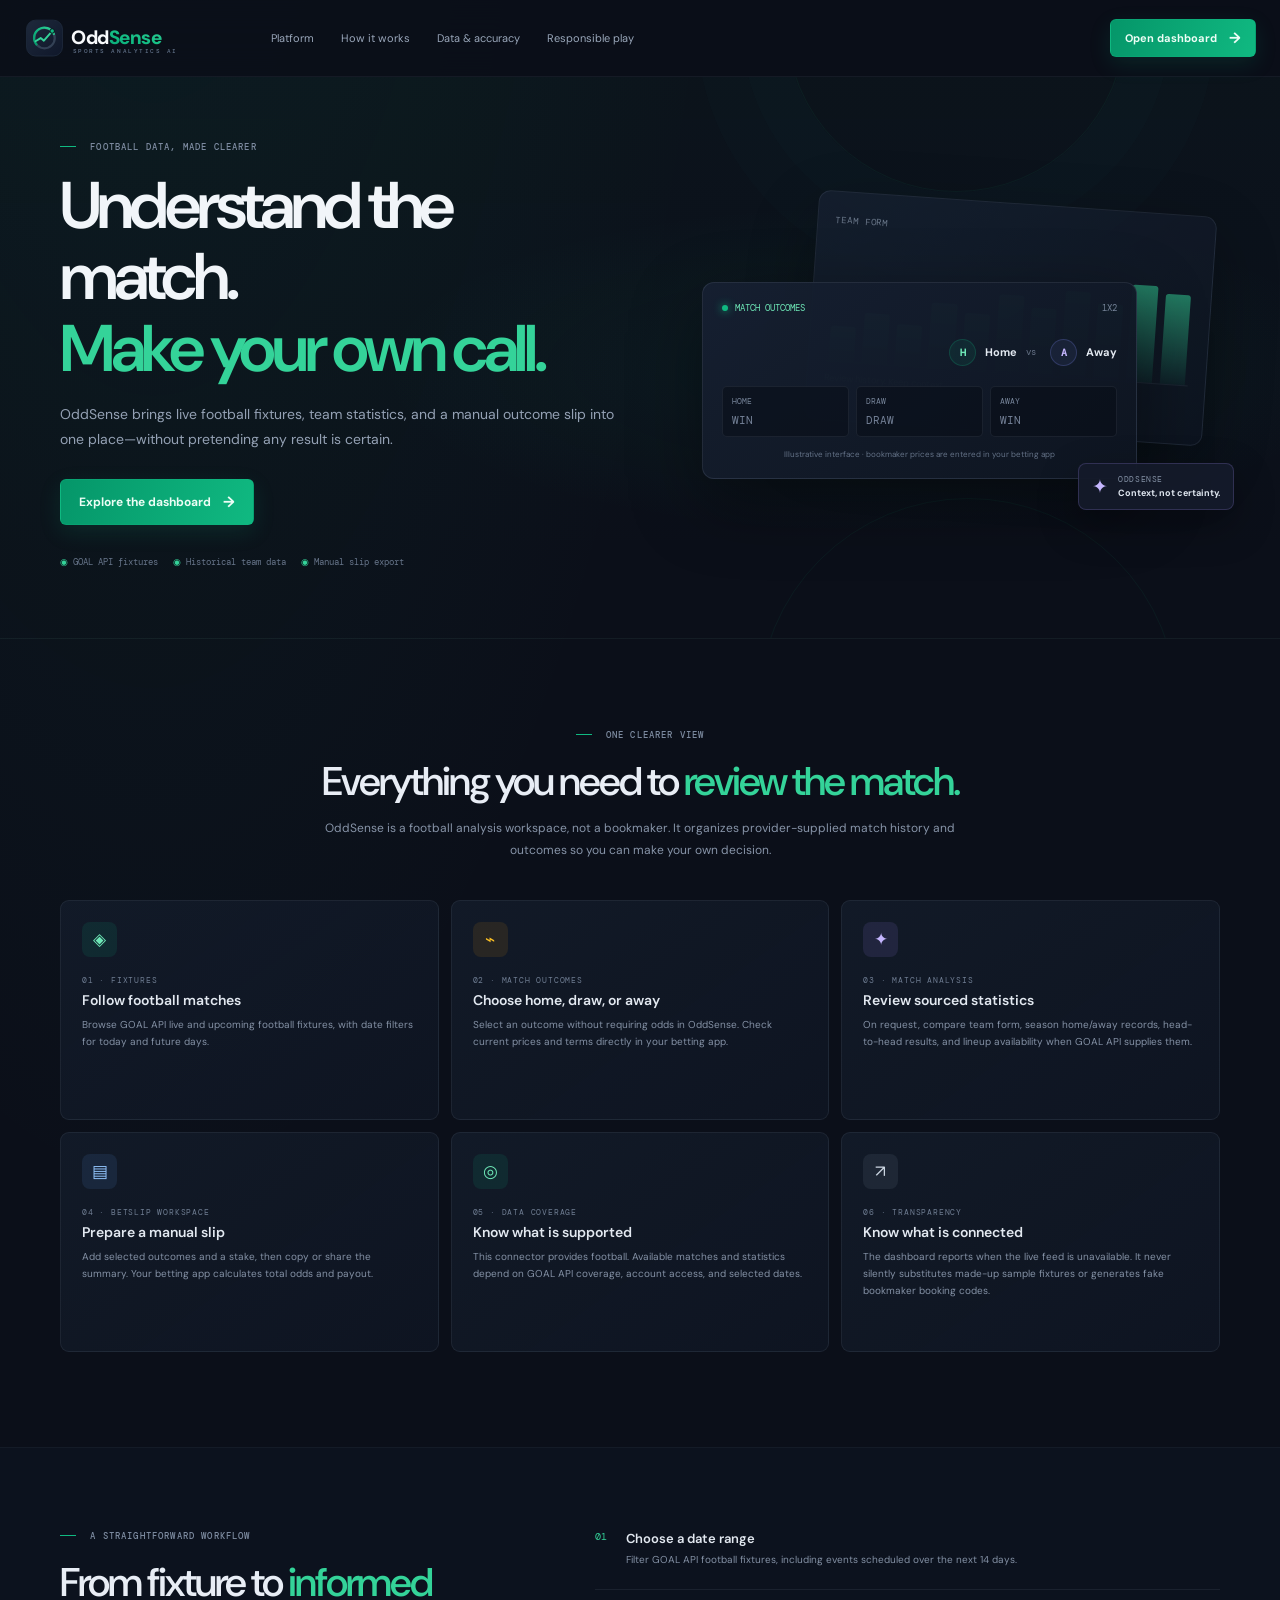
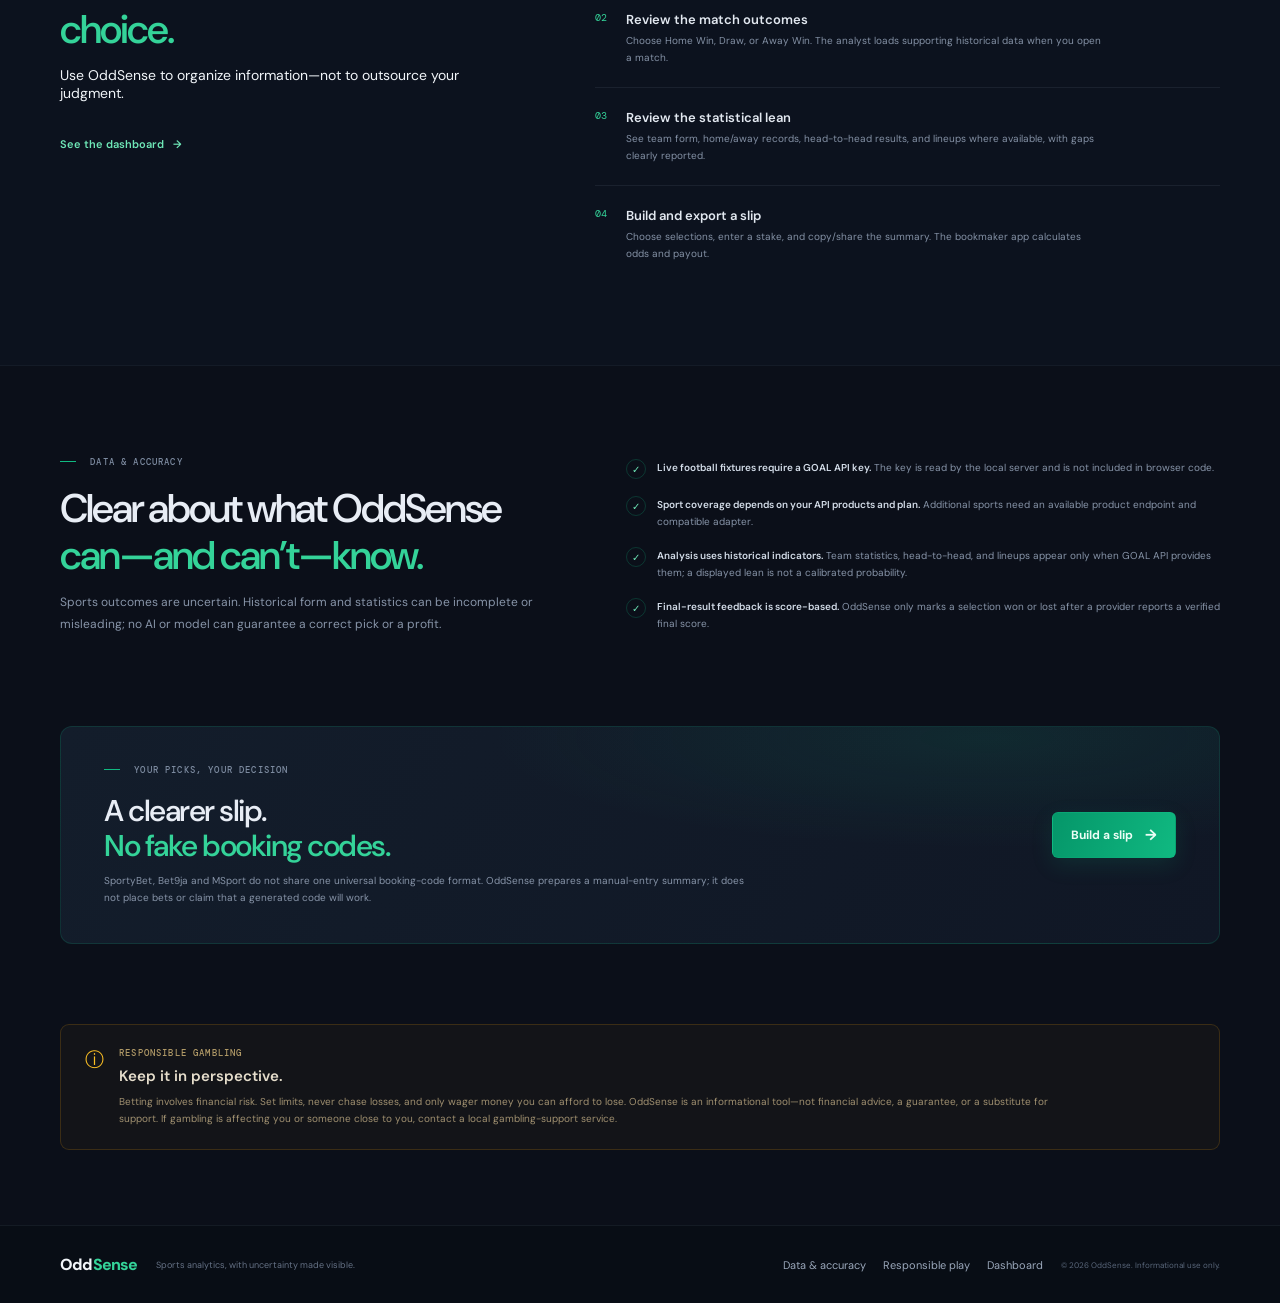
<file: index.html>
<!doctype html>
<html lang="en">
<head>
  <meta charset="utf-8">
  <meta name="viewport" content="width=device-width, initial-scale=1">
  <meta name="theme-color" content="#0b0f19">
  <meta name="description" content="OddSense football fixtures, historical match analysis, outcome selections, and manual betting slips.">
  <title>OddSense | Understand the match</title>
  <link rel="preconnect" href="https://fonts.googleapis.com">
  <link rel="preconnect" href="https://fonts.gstatic.com" crossorigin>
  <link href="https://fonts.googleapis.com/css2?family=DM+Mono:wght@400;500&family=DM+Sans:wght@400;500;600;700;800&display=swap" rel="stylesheet">
  <link rel="stylesheet" href="styles.css">
  <link rel="stylesheet" href="landing.css">
</head>
<body class="landing-page">
  <div class="local-run-notice" id="localRunNotice" role="status" hidden>
    <strong>For the dashboard and live fixtures, run OddSense through its local server.</strong>
    <span>From the project folder run <code>node .\server.js</code>, then open <a href="http://localhost:4173">http://localhost:4173</a>.</span>
  </div>
  <header class="landing-header">
    <div class="landing-nav-wrap">
      <a class="landing-brand" href="index.html" aria-label="OddSense home">
        <svg class="brand-logo" viewBox="0 0 320 72" fill="none" role="img" aria-label="OddSense Sports Analytics AI">
          <defs>
            <linearGradient id="landingEmerald" x1="0%" y1="100%" x2="100%" y2="0%"><stop offset="0%" stop-color="#059669"/><stop offset="50%" stop-color="#10B981"/><stop offset="100%" stop-color="#34D399"/></linearGradient>
            <linearGradient id="landingSlate" x1="0%" y1="0%" x2="100%" y2="100%"><stop offset="0%" stop-color="#1E293B"/><stop offset="100%" stop-color="#0F172A"/></linearGradient>
          </defs>
          <rect x="4" y="8" width="56" height="56" rx="14" fill="url(#landingSlate)" stroke="#1E293B" stroke-width="1.5"/>
          <circle cx="32" cy="36" r="16" stroke="#334155" stroke-width="3.5"/>
          <path d="M19.5 46A16 16 0 1 1 46.5 29.5" stroke="url(#landingEmerald)" stroke-width="3.5" stroke-linecap="round"/>
          <path d="m18 41 8-5 5 4 13-15" stroke="#34D399" stroke-width="3" stroke-linecap="round" stroke-linejoin="round"/>
          <circle cx="44" cy="25" r="3.5" fill="#10B981" stroke="#0B0F19" stroke-width="1.5"/>
          <text x="74" y="45" font-family="'DM Sans',sans-serif" font-size="30" font-weight="800" letter-spacing="-.8"><tspan fill="#F8FAFC">Odd</tspan><tspan fill="url(#landingEmerald)">Sense</tspan></text>
          <text x="76" y="60" font-family="'DM Mono',monospace" font-size="9.5" font-weight="500" letter-spacing="2.4" fill="#64748B">SPORTS ANALYTICS AI</text>
        </svg>
      </a>
      <nav class="landing-nav" aria-label="Main navigation">
        <a href="#features">Platform</a>
        <a href="#how-it-works">How it works</a>
        <a href="#data">Data & accuracy</a>
        <a href="#responsible">Responsible play</a>
      </nav>
      <div class="landing-actions">
        <a class="landing-cta" href="dashboard.html">Open dashboard <span>→</span></a>
      </div>
      <button class="landing-menu-button" id="landingMenuButton" type="button" aria-label="Open navigation" aria-expanded="false">☰</button>
    </div>
  </header>

  <main>
    <section class="landing-hero">
      <div class="hero-orb hero-orb-one"></div><div class="hero-orb hero-orb-two"></div>
      <div class="landing-container hero-layout">
        <div class="hero-copy-block">
          <p class="landing-eyebrow"><span></span> FOOTBALL DATA, MADE CLEARER</p>
          <h1>Understand the match.<br><em>Make your own call.</em></h1>
          <p class="hero-description">OddSense brings live football fixtures, team statistics, and a manual outcome slip into one place—without pretending any result is certain.</p>
          <div class="hero-buttons">
            <a class="landing-cta large" href="dashboard.html">Explore the dashboard <span>→</span></a>
          </div>
          <div class="hero-trust"><span>◉ GOAL API fixtures</span><span>◉ Historical team data</span><span>◉ Manual slip export</span></div>
        </div>
        <div class="hero-visual" aria-label="Illustration of a match analysis">
          <div class="visual-card visual-card-back"><span>TEAM FORM</span><div class="visual-chart"><i></i><i></i><i></i><i></i><i></i><i></i><i></i><i></i><i></i><i></i><i></i></div><small>Review history. Keep context.</small></div>
          <div class="visual-card visual-card-front">
            <div class="visual-card-head"><span class="visual-live"><i></i> MATCH OUTCOMES</span><span>1X2</span></div>
            <div class="visual-fixture"><span class="visual-team-icon">H</span><strong>Home</strong><span>vs</span><span class="visual-team-icon alt">A</span><strong>Away</strong></div>
            <div class="visual-odds"><div><small>HOME</small><strong>WIN</strong></div><div><small>DRAW</small><strong>DRAW</strong></div><div><small>AWAY</small><strong>WIN</strong></div></div>
            <div class="visual-disclaimer">Illustrative interface · bookmaker prices are entered in your betting app</div>
          </div>
          <div class="visual-floating"><span>✦</span><div><small>ODDSENSE</small><strong>Context, not certainty.</strong></div></div>
        </div>
      </div>
    </section>

    <section class="landing-intro" id="features">
      <div class="landing-container">
        <div class="landing-section-heading">
          <p class="landing-eyebrow"><span></span> ONE CLEARER VIEW</p>
          <h2>Everything you need to <em>review the match.</em></h2>
          <p>OddSense is a football analysis workspace, not a bookmaker. It organizes provider-supplied match history and outcomes so you can make your own decision.</p>
        </div>
        <div class="feature-grid">
          <article class="feature-card"><span class="feature-icon green">◈</span><p class="feature-index">01 · FIXTURES</p><h3>Follow football matches</h3><p>Browse GOAL API live and upcoming football fixtures, with date filters for today and future days.</p></article>
          <article class="feature-card"><span class="feature-icon amber">⌁</span><p class="feature-index">02 · MATCH OUTCOMES</p><h3>Choose home, draw, or away</h3><p>Select an outcome without requiring odds in OddSense. Check current prices and terms directly in your betting app.</p></article>
          <article class="feature-card"><span class="feature-icon purple">✦</span><p class="feature-index">03 · MATCH ANALYSIS</p><h3>Review sourced statistics</h3><p>On request, compare team form, season home/away records, head-to-head results, and lineup availability when GOAL API supplies them.</p></article>
          <article class="feature-card"><span class="feature-icon blue">▤</span><p class="feature-index">04 · BETSLIP WORKSPACE</p><h3>Prepare a manual slip</h3><p>Add selected outcomes and a stake, then copy or share the summary. Your betting app calculates total odds and payout.</p></article>
          <article class="feature-card"><span class="feature-icon teal">◎</span><p class="feature-index">05 · DATA COVERAGE</p><h3>Know what is supported</h3><p>This connector provides football. Available matches and statistics depend on GOAL API coverage, account access, and selected dates.</p></article>
          <article class="feature-card"><span class="feature-icon slate">↗</span><p class="feature-index">06 · TRANSPARENCY</p><h3>Know what is connected</h3><p>The dashboard reports when the live feed is unavailable. It never silently substitutes made-up sample fixtures or generates fake bookmaker booking codes.</p></article>
        </div>
      </div>
    </section>

    <section class="how-section" id="how-it-works">
      <div class="landing-container how-layout">
        <div class="landing-section-heading left">
          <p class="landing-eyebrow"><span></span> A STRAIGHTFORWARD WORKFLOW</p>
          <h2>From fixture to <em>informed choice.</em></h2>
          <p>Use OddSense to organize information—not to outsource your judgment.</p>
          <a class="landing-text-link" href="dashboard.html">See the dashboard <span>→</span></a>
        </div>
        <ol class="steps-list">
          <li><span>01</span><div><h3>Choose a date range</h3><p>Filter GOAL API football fixtures, including events scheduled over the next 14 days.</p></div></li>
          <li><span>02</span><div><h3>Review the match outcomes</h3><p>Choose Home Win, Draw, or Away Win. The analyst loads supporting historical data when you open a match.</p></div></li>
          <li><span>03</span><div><h3>Review the statistical lean</h3><p>See team form, home/away records, head-to-head results, and lineups where available, with gaps clearly reported.</p></div></li>
          <li><span>04</span><div><h3>Build and export a slip</h3><p>Choose selections, enter a stake, and copy/share the summary. The bookmaker app calculates odds and payout.</p></div></li>
        </ol>
      </div>
    </section>

    <section class="data-section" id="data">
      <div class="landing-container data-layout">
        <div>
          <p class="landing-eyebrow"><span></span> DATA & ACCURACY</p>
          <h2>Clear about what OddSense <em>can—and can’t—know.</em></h2>
          <p>Sports outcomes are uncertain. Historical form and statistics can be incomplete or misleading; no AI or model can guarantee a correct pick or a profit.</p>
        </div>
        <div class="data-points">
          <div><span>✓</span><p><strong>Live football fixtures require a GOAL API key.</strong> The key is read by the local server and is not included in browser code.</p></div>
          <div><span>✓</span><p><strong>Sport coverage depends on your API products and plan.</strong> Additional sports need an available product endpoint and compatible adapter.</p></div>
          <div><span>✓</span><p><strong>Analysis uses historical indicators.</strong> Team statistics, head-to-head, and lineups appear only when GOAL API provides them; a displayed lean is not a calibrated probability.</p></div>
          <div><span>✓</span><p><strong>Final-result feedback is score-based.</strong> OddSense only marks a selection won or lost after a provider reports a verified final score.</p></div>
        </div>
      </div>
    </section>

    <section class="slip-section">
      <div class="landing-container slip-banner">
        <div><p class="landing-eyebrow"><span></span> YOUR PICKS, YOUR DECISION</p><h2>A clearer slip.<br><em>No fake booking codes.</em></h2><p>SportyBet, Bet9ja and MSport do not share one universal booking-code format. OddSense prepares a manual-entry summary; it does not place bets or claim that a generated code will work.</p></div>
        <a class="landing-cta large" href="dashboard.html">Build a slip <span>→</span></a>
      </div>
    </section>

    <section class="responsible-section" id="responsible">
      <div class="landing-container responsible-card">
        <span class="responsible-mark">ⓘ</span>
        <div><p class="landing-eyebrow">RESPONSIBLE GAMBLING</p><h2>Keep it in perspective.</h2><p>Betting involves financial risk. Set limits, never chase losses, and only wager money you can afford to lose. OddSense is an informational tool—not financial advice, a guarantee, or a substitute for support. If gambling is affecting you or someone close to you, contact a local gambling-support service.</p></div>
      </div>
    </section>
  </main>

  <footer class="landing-footer">
    <div class="landing-container footer-inner"><a class="footer-wordmark" href="index.html">Odd<span>Sense</span></a><p>Sports analytics, with uncertainty made visible.</p><div><a href="#data">Data & accuracy</a><a href="#responsible">Responsible play</a><a href="dashboard.html">Dashboard</a></div><small>© 2026 OddSense. Informational use only.</small></div>
  </footer>

  <script src="landing.js" defer></script>
</body>
</html>
</file>
<file: styles.css>
:root {
  color-scheme: dark;
  --bg: #0b0f19;
  --surface: #111827;
  --surface-raised: #131a2a;
  --surface-soft: #171f30;
  --line: #222c3d;
  --line-soft: rgba(148, 163, 184, .12);
  --text: #f1f5f9;
  --muted: #8b97aa;
  --dim: #657185;
  --green: #10b981;
  --green-light: #34d399;
  --amber: #f59e0b;
  --red: #fb7185;
  --font: "DM Sans", Inter, -apple-system, BlinkMacSystemFont, "Segoe UI", sans-serif;
  --mono: "DM Mono", Consolas, monospace;
}

* { box-sizing: border-box; }
html { min-width: 320px; background: var(--bg); scroll-behavior: smooth; }
body { margin: 0; color: var(--text); background: radial-gradient(ellipse at 12% -25%, rgba(16, 185, 129, .08), transparent 38%), var(--bg); font-family: var(--font); font-size: 14px; -webkit-font-smoothing: antialiased; }
button, input { font: inherit; }
button { color: inherit; }
button:focus-visible, a:focus-visible, input:focus-visible { outline: 2px solid var(--green-light); outline-offset: 3px; }
.topbar { height: 75px; border-bottom: 1px solid rgba(148, 163, 184, .09); background: rgba(11, 15, 25, .92); position: sticky; z-index: 20; top: 0; backdrop-filter: blur(18px); }
.topbar-inner { height: 100%; max-width: 1430px; padding: 0 34px; margin: auto; display: flex; align-items: center; gap: 48px; }
.brand { flex: 0 0 226px; line-height: 0; }
.brand-logo { width: 205px; height: auto; display: block; }
.sports-nav { height: 100%; display: flex; align-items: center; gap: 7px; }
.sport-tab { height: 38px; border: 0; border-radius: 7px; padding: 0 14px; color: #8b97aa; background: transparent; font-size: 12px; font-weight: 600; cursor: pointer; transition: .2s ease; white-space: nowrap; }
.sport-tab:hover { color: var(--text); background: rgba(148, 163, 184, .07); }
.sport-tab.active { color: #dffcf1; background: rgba(16, 185, 129, .12); box-shadow: inset 0 0 0 1px rgba(16, 185, 129, .14); }
.tab-icon { margin-right: 6px; font-size: 13px; }
.topbar-actions { margin-left: auto; display: flex; align-items: center; gap: 20px; }
.live-pill { display: inline-flex; gap: 8px; align-items: center; color: #fda4af; font: 500 10px var(--mono); letter-spacing: .06em; }
.live-pill i, .feed-toggle [data-status="live"] i { width: 7px; height: 7px; border-radius: 50%; display: inline-block; background: #fb7185; box-shadow: 0 0 0 4px rgba(251, 113, 133, .12); animation: pulse 1.8s infinite; }
.live-pill:not(.has-live) { color: #768398; }
.live-pill:not(.has-live) i { background: #66758a; box-shadow: none; animation: none; }
@keyframes pulse { 50% { box-shadow: 0 0 0 7px rgba(251, 113, 133, 0); } }
.avatar { width: 31px; height: 31px; border: 1px solid #334155; display: grid; place-items: center; border-radius: 50%; background: linear-gradient(145deg, #253449, #172132); color: #cbd5e1; font-size: 11px; font-weight: 700; }
.mobile-slip-trigger { display: none !important; }
.page-shell { max-width: 1430px; margin: auto; padding: 35px 34px 60px; }
.welcome-row { display: flex; align-items: center; justify-content: space-between; gap: 25px; margin-bottom: 25px; }
.eyebrow { margin: 0 0 11px; color: #78859a; font: 500 9px var(--mono); letter-spacing: .12em; }
.eyebrow-line { display: inline-block; width: 16px; height: 1px; margin: 0 8px 3px 0; background: var(--green); }
h1, h2, h3, p { margin-top: 0; }
h1 { margin-bottom: 5px; font-size: clamp(24px, 2.5vw, 31px); font-weight: 600; letter-spacing: -.045em; }
h1 span { color: #8793a7; font-weight: 400; }
.welcome-copy { margin: 0; color: var(--muted); font-size: 12px; }
.provider-status { display: inline-block; margin-left: 9px; color: #d6ae6e; font: 8px var(--mono); letter-spacing: .05em; }
.date-picker { position: relative; display: flex; align-items: center; gap: 12px; min-width: 198px; height: 52px; border: 1px solid var(--line); border-radius: 9px; padding: 0 12px; background: linear-gradient(140deg, rgba(24, 34, 51, .85), rgba(17, 24, 39, .85)); cursor: pointer; }
.date-picker input { position: absolute; inset: 0; width: 100%; height: 100%; opacity: 0; cursor: pointer; }
.calendar-icon { display: grid; place-items: center; width: 31px; height: 31px; border-radius: 7px; color: #6ee7b7; background: rgba(16, 185, 129, .1); font-size: 18px; }
.date-picker-text { display: grid; gap: 3px; }
.date-picker-text small { color: var(--dim); font: 500 8px var(--mono); letter-spacing: .08em; }
.date-picker-text strong { color: #dce4ef; font-size: 11px; font-weight: 600; }
.chevron { margin-left: auto; color: #768398; }
.overview-grid { display: grid; grid-template-columns: repeat(4, minmax(0, 1fr)); gap: 14px; margin-bottom: 32px; }
.overview-card { min-height: 100px; border: 1px solid var(--line-soft); border-radius: 10px; padding: 17px 18px; background: linear-gradient(130deg, rgba(20, 29, 44, .9), rgba(16, 23, 36, .86)); display: flex; align-items: center; gap: 14px; box-shadow: 0 8px 24px rgba(0, 0, 0, .08); }
.overview-icon { width: 38px; height: 38px; display: grid; place-items: center; flex: 0 0 auto; border-radius: 9px; font-size: 19px; }
.icon-green { color: #34d399; background: rgba(16, 185, 129, .12); }
.icon-red { color: #fb7185; background: rgba(251, 113, 133, .11); }
.icon-amber { color: #fbbf24; background: rgba(245, 158, 11, .11); }
.icon-purple { color: #c4b5fd; background: rgba(167, 139, 250, .12); }
.overview-card > div:last-child { display: grid; gap: 3px; }
.overview-label { color: #8290a4; font: 500 9px var(--mono); letter-spacing: .07em; }
.overview-card strong { color: #f1f5f9; font-size: 20px; line-height: 1.1; font-weight: 650; letter-spacing: -.03em; }
.overview-card small { color: #768398; font-size: 10px; }
.overview-card .text-live { color: #fb8b9b; }
.small-percent { color: var(--green-light); font-size: 13px; }
.overview-card .online-label { display: flex; align-items: center; gap: 6px; color: #67e8b3; font-size: 14px; letter-spacing: 0; }
.online-label i { width: 6px; height: 6px; background: var(--green); border-radius: 50%; box-shadow: 0 0 8px #10b981; }
.dashboard-layout { display: grid; grid-template-columns: minmax(0, 1fr) 325px; gap: 23px; align-items: start; }
.fixtures-column { min-width: 0; }
.section-header { min-height: 60px; display: flex; align-items: center; justify-content: space-between; gap: 14px; margin-bottom: 14px; }
.section-header .eyebrow { margin-bottom: 5px; }
.section-header h2 { display: flex; align-items: center; gap: 12px; margin: 0; font-size: 19px; letter-spacing: -.035em; font-weight: 600; }
.match-total { border: 1px solid rgba(148, 163, 184, .14); border-radius: 4px; padding: 4px 6px; color: #718096; font: 500 8px var(--mono); letter-spacing: .06em; }
.feed-tools { display: flex; align-items: center; gap: 9px; }
.feed-toggle { display: flex; gap: 3px; border: 1px solid rgba(148, 163, 184, .1); border-radius: 7px; padding: 3px; background: rgba(17, 24, 39, .75); }
.status-tab { display: inline-flex; align-items: center; gap: 5px; border: 0; border-radius: 5px; padding: 7px 9px; background: transparent; color: #8290a4; font-size: 10px; cursor: pointer; }
.status-tab span { color: #657185; font: 9px var(--mono); }
.status-tab.active { color: #d9e2ef; background: #222d3e; }
.status-tab.active span { color: #a7b3c5; }
.feed-toggle [data-status="live"] i { width: 5px; height: 5px; box-shadow: none; }
.icon-button { width: 33px; height: 33px; display: grid; place-items: center; border: 1px solid var(--line); border-radius: 7px; background: var(--surface); color: #92a0b4; cursor: pointer; }
.sort-button { font-size: 17px; }
.quick-paste { margin: 0 0 14px; border: 1px solid rgba(148,163,184,.13); border-radius: 9px; padding: 14px; background: linear-gradient(125deg, rgba(20,29,44,.85), rgba(17,24,39,.85)); }
.quick-paste-heading { display: flex; align-items: center; justify-content: space-between; gap: 12px; margin-bottom: 10px; }
.quick-paste-heading .eyebrow { margin: 0 0 4px; }
.quick-paste-heading h3 { margin: 0; font-size: 13px; font-weight: 650; }
.paste-mark { color: #6ee7b7; font: 8px var(--mono); letter-spacing: .06em; }
.quick-paste textarea { width: 100%; min-height: 67px; resize: vertical; border: 1px solid rgba(148,163,184,.16); border-radius: 6px; padding: 9px 10px; background: rgba(8,13,22,.55); color: var(--text); font-size: 10px; line-height: 1.5; }
.quick-paste textarea::placeholder { color: #68758a; }
.paste-actions { display: flex; align-items: center; justify-content: space-between; gap: 12px; margin-top: 8px; }
.paste-actions p, .paste-code-note { margin: 0; color: #8290a4; font-size: 9px; line-height: 1.5; }
.paste-actions button, .paste-results li button { flex: 0 0 auto; border: 1px solid rgba(16,185,129,.35); border-radius: 5px; padding: 7px 10px; background: rgba(16,185,129,.1); color: #a7f3d0; font-size: 9px; font-weight: 650; cursor: pointer; }
.paste-actions button:hover, .paste-results li button:hover { background: rgba(16,185,129,.18); }
.paste-actions button span { margin-left: 5px; }
.paste-code-note { margin-top: 9px; color: #768398; }
.paste-results { margin-top: 10px; border-top: 1px solid rgba(148,163,184,.1); padding-top: 9px; color: #b6c2d2; font-size: 10px; line-height: 1.5; }
.paste-results p { margin: 0; }
.paste-results p button { border: 1px solid rgba(16,185,129,.35); border-radius: 5px; margin-left: 5px; padding: 5px 7px; background: rgba(16,185,129,.1); color: #a7f3d0; font-size: 9px; font-weight: 650; cursor: pointer; }
.paste-results p button:hover { background: rgba(16,185,129,.18); }
.paste-results .paste-result-summary { margin-bottom: 6px; color: #a7f3d0; }
.paste-results ul { display: grid; gap: 6px; margin: 0; padding: 0; list-style: none; }
.paste-results li { display: flex; align-items: center; justify-content: space-between; gap: 10px; border-radius: 5px; padding: 7px 8px; background: rgba(8,13,22,.45); }
.paste-results li span { min-width: 0; display: grid; gap: 2px; }
.paste-results li strong { overflow: hidden; color: #e2e8f0; font-size: 10px; text-overflow: ellipsis; white-space: nowrap; }
.paste-results li small { color: #8290a4; font-size: 8px; }
.fixtures-list { display: grid; gap: 12px; }
.fixture-day-heading { grid-column: 1 / -1; display: flex; align-items: center; gap: 10px; margin: 5px 2px -2px; padding: 7px 0 2px; color: #dce5f0; font-size: 12px; font-weight: 650; }
.fixture-day-heading:after { height: 1px; flex: 1; background: rgba(148,163,184,.16); content: ""; }
.fixture-day-heading small { flex: 0 0 auto; color: #718096; font: 8px var(--mono); letter-spacing: .04em; }
.match-card { position: relative; overflow: hidden; border: 1px solid rgba(148, 163, 184, .12); border-radius: 10px; padding: 15px 16px 13px; background: linear-gradient(125deg, rgba(20, 29, 44, .98), rgba(17, 24, 39, .98)); transition: border-color .2s ease, transform .2s ease; }
.match-card:hover { border-color: rgba(16, 185, 129, .32); transform: translateY(-1px); }
.match-card.live-card:before { position: absolute; inset: 0 auto 0 0; width: 2px; content: ""; background: linear-gradient(180deg, #fb7185, rgba(251, 113, 133, .08)); }
.match-topline { min-height: 23px; display: flex; align-items: center; justify-content: space-between; gap: 10px; margin-bottom: 9px; }
.league-info { min-width: 0; display: flex; align-items: center; gap: 8px; color: #aeb9ca; font-size: 10px; font-weight: 600; }
.league-badge { width: 18px; height: 18px; display: inline-grid; flex: 0 0 auto; place-items: center; border-radius: 5px; background: rgba(148, 163, 184, .1); color: #cbd5e1; font-size: 10px; }
.league-country { color: #657185; font-size: 9px; font-weight: 400; }
.match-state { display: inline-flex; align-items: center; gap: 6px; white-space: nowrap; color: #758297; font: 500 9px var(--mono); }
.match-state.live { color: #fb8494; }
.match-state.live:before { width: 5px; height: 5px; display: inline-block; border-radius: 50%; background: #fb7185; content: ""; box-shadow: 0 0 8px rgba(251, 113, 133, .6); }
.match-state.finished { color: #69d7a8; }
.match-main { display: grid; grid-template-columns: minmax(0, 1fr) 145px; align-items: center; gap: 14px; }
.teams { min-width: 0; display: grid; gap: 9px; }
.team-row { min-width: 0; display: flex; align-items: center; gap: 9px; }
.team-crest { width: 23px; height: 23px; flex: 0 0 auto; display: grid; place-items: center; border-radius: 50%; color: #f1f5f9; background: linear-gradient(145deg, #334155, #1f2937); font-size: 8px; font-weight: 800; box-shadow: inset 0 0 0 1px rgba(255,255,255,.07); }
.team-crest.red { color: #fecdd3; background: linear-gradient(145deg, #7f1d1d, #3f151e); }
.team-crest.blue { color: #bfdbfe; background: linear-gradient(145deg, #1e3a8a, #172554); }
.team-crest.gold { color: #fde68a; background: linear-gradient(145deg, #854d0e, #422006); }
.team-crest.green { color: #bbf7d0; background: linear-gradient(145deg, #166534, #052e16); }
.team-name { position: relative; flex: 1; min-width: 0; overflow: hidden; color: #e6ebf2; font-size: 12px; font-weight: 600; text-overflow: ellipsis; white-space: nowrap; }
.team-name-text { position: relative; z-index: 1; text-shadow: 0 1px 5px #111827; }
.team-watermark { position: absolute; z-index: 0; top: 50%; right: 4px; width: 38px; height: 38px; transform: translateY(-50%); object-fit: contain; opacity: .18; pointer-events: none; }
.team-watermark-text { position: absolute; top: 50%; right: 5px; transform: translateY(-50%); color: #dbeafe; font-size: 20px; font-weight: 800; opacity: .12; pointer-events: none; }
.team-score { margin-left: auto; color: #f3f6fb; font: 600 13px var(--mono); }
.vs-label { padding-left: 32px; color: #526074; font: 8px var(--mono); }
.probability { justify-self: end; width: 140px; padding-left: 13px; border-left: 1px solid rgba(148, 163, 184, .11); }
.probability-title { display: flex; justify-content: space-between; margin-bottom: 8px; color: #7d8ba0; font: 8px var(--mono); letter-spacing: .05em; }
.probability-title strong { color: #51d9a5; font: 600 10px var(--mono); }
.probability-track { height: 4px; overflow: hidden; border-radius: 5px; background: #263244; }
.probability-track span { display: block; height: 100%; border-radius: 5px; background: linear-gradient(90deg, #059669, #34d399); box-shadow: 0 0 10px rgba(16,185,129,.3); }
.probability-caption { display: block; margin-top: 6px; color: #718096; font-size: 9px; text-align: right; }
.odds-block { margin-top: 13px; padding-top: 11px; border-top: 1px solid rgba(148, 163, 184, .09); }
.odds-label { display: flex; justify-content: space-between; margin-bottom: 7px; color: #718096; font: 8px var(--mono); letter-spacing: .06em; }
.odds-label span:last-child { color: #536176; letter-spacing: 0; }
.odds-row { display: grid; grid-template-columns: repeat(3, 1fr); gap: 7px; }
.odd-button { min-width: 0; display: flex; justify-content: space-between; gap: 7px; align-items: center; border: 1px solid rgba(148, 163, 184, .11); border-radius: 6px; padding: 7px 9px; background: rgba(10, 15, 25, .52); color: #7f8ba0; font-size: 9px; cursor: pointer; transition: .16s ease; }
.odd-button strong { color: #d9e2ed; font: 600 10px var(--mono); }
.odd-button:hover, .odd-button.selected { border-color: rgba(16, 185, 129, .55); background: rgba(16, 185, 129, .1); color: #a7f3d0; }
.odd-button.selected strong { color: #6ee7b7; }
.odd-button.model-favorite { border-color: rgba(16, 185, 129, .48); }
.odd-button.model-disagree { border-color: rgba(248, 113, 113, .8); background: rgba(127, 29, 29, .3); color: #fecaca; }
.odd-button.model-disagree strong { color: #fecaca; }
.odd-button.settled-loss { border-color: rgba(248, 113, 113, .9); background: rgba(127, 29, 29, .35); color: #fecaca; }
.odd-button.settled-win { border-color: rgba(16, 185, 129, .7); background: rgba(16, 185, 129, .16); color: #a7f3d0; }
.flash-red { animation: pick-warning .9s ease-in-out 2; }
@keyframes pick-warning { 50% { box-shadow: 0 0 0 3px rgba(248, 113, 113, .25); } }
.pick-feedback { display: flex; align-items: center; justify-content: space-between; gap: 10px; border-radius: 5px; margin-top: 8px; padding: 8px 10px; font-size: 9px; line-height: 1.45; }
.pick-feedback.mismatch { border: 1px solid rgba(248, 113, 113, .27); background: rgba(127, 29, 29, .14); color: #fecaca; }
.pick-feedback.confirmed { border: 1px solid rgba(16, 185, 129, .25); background: rgba(16, 185, 129, .08); color: #a7f3d0; }
.pick-feedback button { flex: 0 0 auto; border: 1px solid rgba(16, 185, 129, .35); border-radius: 4px; padding: 5px 7px; background: rgba(16, 185, 129, .1); color: #6ee7b7; font-size: 8px; cursor: pointer; }
.odds-unavailable, .no-fixtures { border: 1px dashed rgba(148, 163, 184, .17); border-radius: 6px; margin: 0; padding: 12px; color: #8592a6; font-size: 10px; text-align: center; }
.odds-unavailable { display: flex; align-items: center; justify-content: space-between; gap: 10px; text-align: left; }
.no-fixtures { padding: 28px 16px; }
.card-bottom { display: flex; align-items: center; justify-content: space-between; gap: 10px; margin-top: 11px; }
.market-note { color: #647287; font-size: 9px; }
.market-note strong { color: #9cabc0; font-weight: 500; }
.card-actions { display: flex; align-items: center; gap: 7px; }
.ask-button, .add-button { border-radius: 5px; padding: 7px 9px; font-size: 9px; font-weight: 600; cursor: pointer; transition: .2s; }
.ask-button { border: 1px solid rgba(167, 139, 250, .24); background: rgba(167, 139, 250, .08); color: #c4b5fd; }
.ask-button:hover { background: rgba(167, 139, 250, .16); }
.add-button { border: 1px solid rgba(16, 185, 129, .28); background: rgba(16, 185, 129, .1); color: #6ee7b7; }
.add-button:hover { background: rgba(16, 185, 129, .18); }
.add-button span { margin-right: 3px; font-size: 12px; }
.load-more { width: 100%; border: 1px dashed rgba(148, 163, 184, .18); border-radius: 8px; margin-top: 12px; padding: 11px; background: transparent; color: #8c99ad; font-size: 10px; cursor: pointer; }
.load-more:hover { border-color: rgba(16, 185, 129, .4); color: #6ee7b7; }
.load-more span { margin-left: 5px; }
.responsible-note { display: flex; align-items: flex-start; gap: 9px; margin-top: 16px; border: 1px solid rgba(245, 158, 11, .14); border-radius: 7px; padding: 10px 12px; background: rgba(245, 158, 11, .035); color: #9b8a69; }
.responsible-note > span { color: var(--amber); font-size: 12px; }
.responsible-note p { flex: 1; margin: 0; font-size: 9px; line-height: 1.55; }
.responsible-note strong { color: #ceb887; }
.responsible-note a { color: #d4ae63; font-size: 9px; text-decoration: none; white-space: nowrap; }
.betslip { position: sticky; top: 92px; overflow: hidden; min-height: 440px; border: 1px solid rgba(148, 163, 184, .14); border-radius: 11px; background: linear-gradient(155deg, rgba(20, 29, 44, .98), rgba(15, 22, 34, .98)); box-shadow: 0 16px 38px rgba(0,0,0,.2); }
.betslip-heading { height: 55px; display: flex; align-items: center; justify-content: space-between; padding: 0 15px; border-bottom: 1px solid rgba(148, 163, 184, .1); }
.betslip-heading > div { display: flex; align-items: center; gap: 8px; }
.slip-symbol { color: #6ee7b7; font-size: 15px; }
.betslip-heading h2 { margin: 0; font-size: 13px; font-weight: 600; }
.slip-count { display: inline-grid; min-width: 17px; height: 17px; place-items: center; border-radius: 50%; padding: 0 4px; background: rgba(16,185,129,.14); color: #6ee7b7; font: 9px var(--mono); }
.clear-slip { border: 0; background: transparent; color: #6e7c91; font-size: 9px; cursor: pointer; }
.clear-slip:hover { color: #fda4af; }
.close-slip { display: none; border: 0; background: transparent; color: #8b97aa; font-size: 24px; cursor: pointer; }
.slip-empty { min-height: 218px; display: flex; flex-direction: column; justify-content: center; align-items: center; padding: 22px 26px 19px; text-align: center; }
.empty-graphic { position: relative; width: 47px; height: 47px; display: grid; place-items: center; border: 1px solid rgba(16,185,129,.25); border-radius: 14px; margin-bottom: 13px; background: rgba(16,185,129,.06); color: #6ee7b7; font-size: 25px; }
.empty-graphic i, .empty-graphic b { position: absolute; width: 5px; height: 5px; border-radius: 50%; background: #10b981; opacity: .7; }
.empty-graphic i { top: -4px; right: 3px; }
.empty-graphic b { bottom: 1px; left: -5px; width: 3px; height: 3px; }
.slip-empty strong { color: #d6dfeb; font-size: 11px; font-weight: 600; }
.slip-empty p { max-width: 205px; margin: 5px 0 11px; color: #718096; font-size: 9px; line-height: 1.5; }
.empty-tip { color: #566479; font: 8px var(--mono); letter-spacing: .08em; }
.slip-selections { max-height: 205px; overflow: auto; }
.slip-selection { position: relative; border-bottom: 1px solid rgba(148, 163, 184, .09); padding: 11px 33px 11px 14px; }
.selection-head { display: flex; justify-content: space-between; gap: 8px; margin-bottom: 6px; color: #718096; font: 8px var(--mono); }
.selection-head strong { color: #60d9aa; font-size: 9px; }
.selection-match { margin-bottom: 4px; color: #d5deea; font-size: 10px; font-weight: 600; }
.selection-pick { color: #8997aa; font-size: 9px; }
.remove-pick { position: absolute; top: 9px; right: 11px; border: 0; background: transparent; color: #627087; font-size: 18px; cursor: pointer; }
.remove-pick:hover { color: #fb7185; }
.slip-controls { border-top: 1px solid rgba(148, 163, 184, .1); padding: 15px 14px 12px; }
.bookmaker-heading { display: flex; justify-content: space-between; margin-bottom: 8px; color: #7d8ba0; font: 8px var(--mono); letter-spacing: .08em; }
.secure-mark { color: #4dbd92; font-size: 7px; }
.bookmaker-tabs { display: grid; grid-template-columns: repeat(3, 1fr); gap: 5px; margin-bottom: 15px; }
.bookmaker-tab { border: 1px solid rgba(148, 163, 184, .12); border-radius: 5px; padding: 7px 3px; background: rgba(10, 15, 25, .5); color: #7f8ba0; font-size: 8px; font-weight: 600; cursor: pointer; }
.bookmaker-tab.active { border-color: rgba(16,185,129,.44); background: rgba(16,185,129,.1); color: #6ee7b7; }
.stake-label { display: flex; justify-content: space-between; margin-bottom: 6px; color: #8290a4; font: 8px var(--mono); letter-spacing: .08em; }
.stake-label span { color: #69778c; }
.stake-input-wrap { height: 35px; display: flex; align-items: center; gap: 8px; border: 1px solid rgba(148, 163, 184, .15); border-radius: 6px; padding: 0 10px; background: rgba(9, 14, 23, .6); color: #78869b; }
.stake-input-wrap:focus-within { border-color: rgba(16,185,129,.55); }
.stake-input-wrap input { width: 100%; border: 0; outline: 0; background: transparent; color: #e6edf5; font: 11px var(--mono); }
.stake-input-wrap input::placeholder { color: #536176; }
.stake-input-wrap input::-webkit-inner-spin-button { appearance: none; }
.generate-button { width: 100%; height: 38px; display: flex; align-items: center; justify-content: center; gap: 7px; border: 1px solid rgba(16, 185, 129, .5); border-radius: 6px; background: linear-gradient(105deg, #059669, #10b981); color: #f0fdf4; font-size: 10px; font-weight: 700; box-shadow: 0 5px 16px rgba(16,185,129,.15); cursor: pointer; }
.generate-button:disabled { border-color: rgba(148,163,184,.1); background: #263143; color: #67758b; box-shadow: none; cursor: not-allowed; }
.generate-button:not(:disabled):hover { filter: brightness(1.1); }
.button-arrow { margin-left: auto; padding-right: 8px; font-size: 14px; }
.bookmaker-disclaimer { margin: 8px 3px 0; color: #556277; font-size: 8px; line-height: 1.45; text-align: center; }
.booking-result { margin: 0 13px 13px; border: 1px solid rgba(16, 185, 129, .28); border-radius: 7px; padding: 11px; background: rgba(16, 185, 129, .055); }
.booking-result h3 { margin: 0 0 5px; color: #a7f3d0; font-size: 10px; }
.booking-result > p { margin: 0 0 7px; color: #718096; font-size: 8px; }
.booking-summary { margin: 0 0 10px; color: #9aa8bb; font-size: 8px; line-height: 1.5; }
.booking-result .booking-summary { max-height: 190px; overflow: auto; margin: 7px 0 10px; color: #9aa8bb; font: 8px/1.5 var(--mono); white-space: pre-wrap; overflow-wrap: anywhere; }
.selection-result { margin-top: 6px; font-size: 8px; line-height: 1.4; }
.selection-result.mismatch { color: #fda4af; }
.selection-result.confirmed { color: #6ee7b7; }
.slip-selection.settled-loss { border-left: 2px solid #fb7185; }
.slip-selection.settled-win { border-left: 2px solid #10b981; }
.booking-actions { display: flex; gap: 6px; }
.booking-actions button { flex: 1; border: 1px solid rgba(148,163,184,.15); border-radius: 5px; padding: 7px 4px; background: rgba(15,23,42,.7); color: #b6c2d2; font-size: 8px; cursor: pointer; }
.booking-actions button:hover { border-color: rgba(16,185,129,.4); color: #6ee7b7; }
.modal-backdrop { position: fixed; inset: 0; z-index: 50; display: grid; place-items: center; padding: 20px; background: rgba(3, 7, 14, .76); backdrop-filter: blur(7px); }
.modal-backdrop[hidden] { display: none; }
.analyst-modal { width: min(590px, 100%); max-height: min(85vh, 760px); overflow: auto; border: 1px solid rgba(148,163,184,.18); border-radius: 14px; padding: 20px; background: linear-gradient(145deg, #151e2f, #101724); box-shadow: 0 25px 80px rgba(0,0,0,.55); }
.modal-top { display: flex; align-items: flex-start; justify-content: space-between; margin-bottom: 16px; }
.modal-brand { display: flex; align-items: center; gap: 10px; }
.modal-spark { width: 35px; height: 35px; display: grid; place-items: center; border: 1px solid rgba(167,139,250,.25); border-radius: 10px; background: rgba(167,139,250,.11); color: #c4b5fd; font-size: 18px; }
.modal-brand p { margin: 0 0 3px; color: #a78bfa; font: 9px var(--mono); letter-spacing: .11em; }
.modal-brand h2 { margin: 0; font-size: 17px; font-weight: 600; }
.modal-close { width: 30px; height: 30px; border: 1px solid rgba(148,163,184,.14); border-radius: 7px; background: rgba(15,23,42,.5); color: #a0aec0; font-size: 20px; cursor: pointer; }
.analyst-match { border: 1px solid rgba(148,163,184,.11); border-radius: 8px; padding: 11px 13px; background: rgba(8,13,22,.45); }
.analyst-fixture-top { display: flex; justify-content: space-between; gap: 10px; margin-bottom: 10px; color: #8794a8; font: 9px var(--mono); }
.analyst-fixture-top .analyst-live { color: #fb8494; }
.analyst-fixture-teams { display: flex; align-items: center; justify-content: space-between; color: #e5ebf4; font-size: 12px; font-weight: 600; }
.analyst-fixture-teams em { color: #647287; font: 9px var(--mono); font-style: normal; }
.verdict-box { margin-top: 12px; border: 1px solid rgba(16,185,129,.2); border-radius: 8px; padding: 13px; background: linear-gradient(120deg, rgba(16,185,129,.09), rgba(16,185,129,.025)); }
.verdict-label { display: flex; justify-content: space-between; margin-bottom: 6px; color: #7f948c; font: 8px var(--mono); letter-spacing: .08em; }
.verdict-label strong { color: #66d9a8; font-weight: 500; }
.verdict-pick { display: flex; align-items: center; justify-content: space-between; gap: 10px; color: #d9f9e9; font-size: 14px; font-weight: 650; }
.verdict-pick span { color: #6ee7b7; font: 600 13px var(--mono); }
.risk-tag { display: inline-block; margin-top: 7px; border: 1px solid rgba(16,185,129,.24); border-radius: 4px; padding: 3px 6px; color: #6ee7b7; font: 8px var(--mono); }
.analysis-heading { margin: 15px 0 8px; color: #8b99ad; font: 9px var(--mono); letter-spacing: .09em; }
.analysis-grid { display: grid; grid-template-columns: 1fr 1fr; gap: 7px; }
.analysis-stat { border: 1px solid rgba(148,163,184,.09); border-radius: 7px; padding: 9px; background: rgba(10,15,25,.32); }
.analysis-stat small { display: block; margin-bottom: 5px; color: #748197; font: 8px var(--mono); letter-spacing: .04em; }
.analysis-stat strong { color: #d6dfeb; font-size: 10px; font-weight: 600; line-height: 1.45; }
.analysis-stat p { margin: 4px 0 0; color: #77859a; font-size: 9px; line-height: 1.45; }
.analysis-source-note, .analysis-warning { margin: 10px 0 0; color: #8491a5; font-size: 9px; line-height: 1.5; }
.analysis-warning { border-left: 2px solid #f59e0b; padding: 6px 8px; color: #fbbf24; }
.ai-pick-button { width: 100%; display: flex; justify-content: center; gap: 7px; border: 1px solid rgba(16,185,129,.3); border-radius: 7px; margin-top: 12px; padding: 10px; background: rgba(16,185,129,.11); color: #6ee7b7; font-size: 10px; font-weight: 650; cursor: pointer; }
.ai-pick-button:hover { background: rgba(16,185,129,.2); }
.ai-pick-button:disabled { border-color: rgba(148,163,184,.12); background: rgba(148,163,184,.05); color: #68758a; cursor: not-allowed; }
.analyst-response { border-left: 2px solid #a78bfa; margin-top: 12px; padding: 7px 10px; background: rgba(167,139,250,.055); color: #bac5d5; font-size: 10px; line-height: 1.55; }
.analyst-prompt { display: flex; gap: 8px; margin-top: 14px; border: 1px solid rgba(148,163,184,.15); border-radius: 8px; padding: 5px; background: rgba(8,13,22,.55); }
.analyst-prompt:focus-within { border-color: rgba(167,139,250,.55); }
.analyst-prompt input { flex: 1; min-width: 0; border: 0; outline: 0; padding: 7px 8px; background: transparent; color: #e2e8f0; font-size: 10px; }
.analyst-prompt input::placeholder { color: #68758a; }
.analyst-prompt button { width: 30px; height: 30px; border: 0; border-radius: 6px; background: #7657c7; color: white; font-size: 17px; cursor: pointer; }
.analyst-disclaimer { margin: 10px 2px 0; color: #68758a; font-size: 8px; text-align: center; }
.toast { position: fixed; z-index: 80; right: 24px; bottom: 24px; transform: translateY(15px); opacity: 0; pointer-events: none; border: 1px solid rgba(16,185,129,.3); border-radius: 7px; padding: 11px 15px; background: #15291f; color: #a7f3d0; font-size: 11px; box-shadow: 0 10px 30px rgba(0,0,0,.3); transition: .22s ease; }
.toast.show { transform: translateY(0); opacity: 1; }
.mobile-backdrop { display: none; }
.sr-only { position: absolute; width: 1px; height: 1px; overflow: hidden; clip: rect(0,0,0,0); white-space: nowrap; clip-path: inset(50%); }
.date-range-tabs { display: flex; gap: 4px; border: 1px solid rgba(148,163,184,.12); border-radius: 7px; padding: 4px; background: rgba(17,24,39,.7); }
.date-range-tabs button { border: 0; border-radius: 5px; padding: 7px 9px; background: transparent; color: #8290a4; font-size: 9px; cursor: pointer; white-space: nowrap; }
.date-range-tabs button:hover { color: #d9e2ef; }
.date-range-tabs button.active { background: rgba(16,185,129,.13); color: #a7f3d0; }
.country-filter-row { display: flex; align-items: center; gap: 12px; margin: -9px 0 22px; }
.country-filter-row > span { flex: 0 0 auto; color: #748197; font: 8px var(--mono); letter-spacing: .08em; }
.country-nav { display: flex; min-width: 0; gap: 5px; overflow-x: auto; scrollbar-width: thin; }
.country-tab { flex: 0 0 auto; border: 1px solid rgba(148,163,184,.12); border-radius: 6px; padding: 6px 10px; background: rgba(17,24,39,.7); color: #8290a4; font-size: 10px; cursor: pointer; white-space: nowrap; }
.country-tab:hover { color: #d9e2ef; border-color: rgba(148,163,184,.25); }
.country-tab.active { border-color: rgba(16,185,129,.24); background: rgba(16,185,129,.12); color: #a7f3d0; }
.sports-error { align-self: center; color: #fda4af; font-size: 9px; white-space: nowrap; }
@media (min-width: 1400px) {
  .page-shell { padding-top: 40px; }
  .dashboard-layout { grid-template-columns: minmax(0, 1fr) 345px; gap: 28px; }
  .match-card { padding: 17px 18px 14px; }
}
@media (max-width: 1080px) {
  .topbar-inner { gap: 25px; padding: 0 22px; }
  .brand { flex-basis: 185px; }
  .brand-logo { width: 185px; }
  .sport-tab { padding: 0 9px; }
  .page-shell { padding-right: 22px; padding-left: 22px; }
  .dashboard-layout { grid-template-columns: minmax(0, 1fr) 290px; gap: 15px; }
  .overview-card { padding: 14px 12px; gap: 10px; }
  .overview-icon { width: 33px; height: 33px; }
  .probability { width: 120px; }
  .match-main { grid-template-columns: minmax(0, 1fr) 120px; }
}
@media (max-width: 820px) {
  .topbar { height: auto; min-height: 67px; }
  .topbar-inner { min-height: 67px; flex-wrap: wrap; gap: 0 20px; padding: 0 18px; }
  .welcome-row { flex-wrap: wrap; }
  .brand { flex-basis: auto; margin: 10px 0; }
  .brand-logo { width: 175px; }
  .topbar-actions { gap: 13px; }
  .date-range-tabs { width: 100%; justify-content: space-between; }
  .date-range-tabs button { flex: 1; }
  .country-filter-row { flex-direction: column; align-items: flex-start; gap: 6px; }
  .country-nav { width: 100%; }
  .sports-nav { order: 2; width: calc(100% + 36px); height: 43px; margin: 0 -18px; padding: 0 18px; overflow: auto; border-top: 1px solid rgba(148,163,184,.08); }
  .sport-tab { height: 34px; }
  .page-shell { padding: 27px 18px 45px; }
  .overview-grid { grid-template-columns: repeat(2, 1fr); gap: 9px; }
  .overview-card { min-height: 83px; }
  .dashboard-layout { display: block; }
  .betslip { position: fixed; z-index: 45; top: auto; right: 0; bottom: 0; left: 0; width: 100%; max-height: 82vh; overflow-y: auto; border-radius: 15px 15px 0 0; transform: translateY(110%); transition: transform .28s ease; }
  .betslip.mobile-open { transform: translateY(0); }
  .mobile-slip-trigger { display: grid !important; position: relative; }
  .mobile-slip-trigger b { position: absolute; top: -5px; right: -5px; min-width: 15px; height: 15px; display: grid; place-items: center; border-radius: 50%; background: var(--green); color: #04150d; font: 8px var(--mono); }
  .close-slip { display: block; }
  .mobile-backdrop.open { position: fixed; inset: 0; z-index: 40; display: block; background: rgba(3,7,14,.62); }
  .slip-empty { min-height: 165px; }
  .slip-selections { max-height: 180px; }
}
@media (max-width: 560px) {
  .topbar-inner { padding: 0 14px; }
  .brand-logo { width: 161px; }
  .topbar-actions { gap: 11px; }
  .live-pill { font-size: 9px; }
  .live-pill { display: none; }
  .avatar { width: 29px; height: 29px; }
  .sports-nav { width: calc(100% + 28px); margin-right: -14px; margin-left: -14px; padding: 0 12px; gap: 2px; }
  .sport-tab { padding: 0 9px; font-size: 10px; }
  .tab-icon { margin-right: 4px; }
  .page-shell { padding: 22px 13px 40px; }
  .welcome-row { align-items: flex-start; flex-direction: column; gap: 15px; margin-bottom: 19px; }
  h1 { font-size: 23px; }
  .welcome-copy { font-size: 11px; }
  .date-picker { width: 100%; height: 45px; }
  .date-range-tabs { margin-top: -6px; }
  .overview-grid { gap: 8px; margin-bottom: 25px; }
  .overview-card { min-height: 78px; padding: 11px 9px; gap: 8px; }
  .overview-icon { width: 30px; height: 30px; font-size: 16px; }
  .overview-label { font-size: 7px; }
  .overview-card strong { font-size: 17px; }
  .overview-card small { font-size: 8px; }
  .overview-card .online-label { font-size: 11px; }
  .section-header { align-items: flex-start; flex-direction: column; margin-bottom: 11px; }
  .section-header h2 { font-size: 18px; }
  .feed-tools { width: 100%; justify-content: space-between; }
  .quick-paste { padding: 11px; }
  .paste-actions { align-items: flex-start; }
  .paste-actions button { padding: 8px; }
  .paste-results li { align-items: flex-start; flex-direction: column; }
  .paste-results li button { width: 100%; }
  .feed-toggle { flex: 1; }
  .status-tab { flex: 1; justify-content: center; padding: 7px 4px; }
  .match-card { padding: 12px 11px 11px; }
  .match-topline { margin-bottom: 8px; }
  .league-info { gap: 6px; font-size: 9px; }
  .league-country { display: none; }
  .match-state { font-size: 8px; }
  .match-main { grid-template-columns: minmax(0, 1fr) 90px; gap: 7px; }
  .team-name { font-size: 11px; }
  .team-crest { width: 21px; height: 21px; }
  .probability { width: 90px; padding-left: 8px; }
  .probability-title { font-size: 7px; }
  .probability-title strong { font-size: 9px; }
  .probability-caption { font-size: 8px; }
  .odds-block { margin-top: 11px; padding-top: 9px; }
  .odds-row { gap: 4px; }
  .odd-button { flex-direction: column; justify-content: center; gap: 3px; padding: 7px 3px; font-size: 8px; }
  .odd-button strong { font-size: 10px; }
  .card-bottom { align-items: flex-start; flex-direction: column; gap: 8px; }
  .market-note { font-size: 8px; }
  .card-actions { width: 100%; }
  .ask-button, .add-button { flex: 1; padding: 8px 6px; font-size: 9px; text-align: center; }
  .responsible-note { flex-wrap: wrap; }
  .responsible-note a { margin-left: 20px; }
  .analyst-modal { padding: 15px; }
  .analysis-grid { grid-template-columns: 1fr 1fr; }
  .toast { right: 12px; bottom: 12px; left: 12px; text-align: center; }
}
@media (prefers-reduced-motion: reduce) {
  *, *::before, *::after { scroll-behavior: auto !important; animation-duration: .01ms !important; animation-iteration-count: 1 !important; transition-duration: .01ms !important; }
}
</file>
<file: landing.css>
.landing-page { overflow-x: hidden; }
.local-run-notice { display: flex; flex-wrap: wrap; justify-content: center; gap: 5px 15px; border-bottom: 1px solid rgba(245,158,11,.2); padding: 10px 15px; background: rgba(245,158,11,.07); color: #d3b975; font-size: 10px; text-align: center; }
.local-run-notice[hidden] { display: none; }
.local-run-notice code { color: #e2e8f0; font: 10px var(--mono); }
.local-run-notice a { color: #6ee7b7; }
.landing-container { width: min(1160px, calc(100% - 48px)); margin: 0 auto; }
.landing-header { position: sticky; z-index: 25; top: 0; border-bottom: 1px solid rgba(148,163,184,.08); background: rgba(11,15,25,.9); backdrop-filter: blur(18px); }
.landing-nav-wrap { width: min(1280px, calc(100% - 48px)); min-height: 76px; display: flex; align-items: center; gap: 42px; margin: auto; }
.landing-brand { flex: 0 0 205px; line-height: 0; }
.landing-brand .brand-logo { width: 205px; height: auto; }
.landing-nav { display: flex; align-items: center; gap: 27px; }
.landing-nav a, .landing-footer a { color: #9aa7ba; font-size: 11px; text-decoration: none; transition: color .18s ease; }
.landing-nav a:hover, .landing-footer a:hover { color: #6ee7b7; }
.landing-actions { display: flex; align-items: center; gap: 18px; margin-left: auto; }
.landing-cta { min-height: 38px; display: inline-flex; align-items: center; justify-content: center; gap: 12px; border: 1px solid rgba(16,185,129,.3); border-radius: 6px; padding: 0 14px; background: linear-gradient(110deg,#059669,#10b981); color: #ecfdf5; font-size: 11px; font-weight: 700; text-decoration: none; box-shadow: 0 7px 22px rgba(16,185,129,.13); transition: transform .18s ease,filter .18s ease; }
.landing-cta:hover { transform: translateY(-1px); filter: brightness(1.09); }
.landing-cta span { font-size: 15px; }
.landing-cta.large { min-height: 46px; padding: 0 18px; font-size: 12px; }
.landing-menu-button { display: none; border: 1px solid var(--line); border-radius: 6px; padding: 7px 10px; background: var(--surface); color: #cbd5e1; font-size: 17px; }
.landing-hero { position: relative; overflow: hidden; min-height: 560px; display: flex; align-items: center; padding: 64px 0 70px; border-bottom: 1px solid rgba(148,163,184,.06); background: radial-gradient(ellipse at 68% 52%,rgba(16,185,129,.075),transparent 40%),linear-gradient(180deg,rgba(16,185,129,.025),transparent 90%); }
.hero-orb { position: absolute; width: 340px; height: 340px; border: 1px solid rgba(16,185,129,.07); border-radius: 50%; pointer-events: none; }
.hero-orb-one { top: -225px; right: 12%; box-shadow: 0 0 0 45px rgba(16,185,129,.012),0 0 0 90px rgba(16,185,129,.01); }
.hero-orb-two { right: 8%; bottom: -280px; width: 420px; height: 420px; }
.hero-layout { position: relative; display: grid; grid-template-columns: 1.05fr .95fr; align-items: center; gap: 70px; }
.landing-eyebrow { margin: 0 0 17px; color: #7d8ba0; font: 500 9px var(--mono); letter-spacing: .13em; }
.landing-eyebrow > span { display: inline-block; width: 16px; height: 1px; margin: 0 8px 3px 0; background: var(--green); }
.hero-copy-block h1 { margin: 0 0 18px; color: #f1f5f9; font-size: clamp(42px,5.2vw,66px); font-weight: 600; letter-spacing: -.065em; line-height: 1.08; }
.hero-copy-block h1 em, .landing-section-heading h2 em, .data-layout h2 em, .slip-banner h2 em { color: #34d399; font-style: normal; }
.hero-description { max-width: 555px; margin: 0; color: #94a1b4; font-size: 14px; line-height: 1.8; }
.hero-buttons { display: flex; align-items: center; gap: 20px; margin-top: 27px; }
.hero-trust { display: flex; flex-wrap: wrap; gap: 15px; margin-top: 31px; color: #667489; font: 9px var(--mono); }
.hero-trust span:first-letter { color: #34d399; }
.hero-visual { position: relative; min-height: 380px; display: grid; place-items: center; }
.visual-card { position: absolute; border: 1px solid rgba(148,163,184,.15); border-radius: 12px; background: linear-gradient(145deg,rgba(22,32,49,.97),rgba(14,21,33,.98)); box-shadow: 0 24px 70px rgba(0,0,0,.4); }
.visual-card-back { top: 38px; right: 10px; width: 77%; height: 230px; padding: 17px; transform: rotate(4deg); opacity: .8; }
.visual-card-back > span { color: #8290a4; font: 9px var(--mono); letter-spacing: .1em; }
.visual-card-back small { display: block; margin-top: 10px; color: #667489; font-size: 9px; }
.visual-chart { height: 135px; display: flex; align-items: flex-end; gap: 8px; padding: 16px 3px 0; border-bottom: 1px solid rgba(148,163,184,.12); }
.visual-chart i { flex: 1; border-radius: 3px 3px 0 0; background: linear-gradient(180deg,rgba(52,211,153,.65),rgba(16,185,129,.08)); }
.visual-chart i:nth-child(1) { height: 30%; }.visual-chart i:nth-child(2) { height: 42%; }.visual-chart i:nth-child(3) { height: 35%; }.visual-chart i:nth-child(4) { height: 55%; }.visual-chart i:nth-child(5) { height: 48%; }.visual-chart i:nth-child(6) { height: 66%; }.visual-chart i:nth-child(7) { height: 57%; }.visual-chart i:nth-child(8) { height: 73%; }.visual-chart i:nth-child(9) { height: 64%; }.visual-chart i:nth-child(10) { height: 82%; }.visual-chart i:nth-child(11) { height: 76%; }
.visual-card-front { z-index: 2; top: 117px; left: 0; width: 84%; padding: 19px; }
.visual-card-head { display: flex; justify-content: space-between; color: #768398; font: 9px var(--mono); }
.visual-live { display: inline-flex; align-items: center; gap: 7px; color: #6ee7b7; }
.visual-live i { width: 6px; height: 6px; border-radius: 50%; background: #10b981; box-shadow: 0 0 8px #10b981; }
.visual-fixture { display: flex; align-items: center; gap: 9px; margin: 25px 0 20px; color: #e2e8f0; font-size: 11px; font-weight: 600; }
.visual-fixture > span:nth-of-type(1) { margin-left: auto; }
.visual-fixture > span:nth-of-type(2) { color: #657185; font: 9px var(--mono); }
.visual-team-icon { width: 27px; height: 27px; display: grid; place-items: center; border: 1px solid rgba(16,185,129,.2); border-radius: 50%; background: rgba(16,185,129,.09); color: #6ee7b7; font: 600 10px var(--mono); }
.visual-team-icon.alt { margin-left: 5px; border-color: rgba(129,140,248,.22); background: rgba(129,140,248,.08); color: #c4b5fd; }
.visual-odds { display: grid; grid-template-columns: repeat(3,1fr); gap: 7px; }
.visual-odds > div { display: grid; gap: 7px; border: 1px solid rgba(148,163,184,.11); border-radius: 5px; padding: 9px; background: rgba(8,13,22,.55); }
.visual-odds small { color: #77859a; font: 8px var(--mono); }
.visual-odds strong { color: #748197; font: 11px var(--mono); }
.visual-disclaimer { margin-top: 12px; color: #647287; font-size: 8px; text-align: center; }
.visual-floating { position: absolute; z-index: 3; right: -14px; bottom: 35px; display: flex; align-items: center; gap: 10px; border: 1px solid rgba(167,139,250,.2); border-radius: 8px; padding: 10px 13px; background: rgba(20,27,42,.96); box-shadow: 0 15px 40px rgba(0,0,0,.3); }
.visual-floating > span { color: #c4b5fd; font-size: 19px; }
.visual-floating div { display: grid; gap: 3px; }
.visual-floating small { color: #8491a5; font: 8px var(--mono); letter-spacing: .08em; }
.visual-floating strong { color: #e0e7f0; font-size: 9px; }
.landing-intro { padding: 90px 0 95px; }
.landing-section-heading { max-width: 680px; margin: 0 auto 38px; text-align: center; }
.landing-section-heading.left { margin: 0; text-align: left; }
.landing-section-heading h2, .data-layout h2, .slip-banner h2 { margin: 0 0 13px; color: #e8edf5; font-size: clamp(28px,3.4vw,40px); font-weight: 550; letter-spacing: -.05em; line-height: 1.18; }
.landing-section-heading > p:last-child, .data-layout > div:first-child > p:last-child { margin: 0; color: #8794a8; font-size: 12px; line-height: 1.8; }
.feature-grid { display: grid; grid-template-columns: repeat(3,1fr); gap: 12px; }
.feature-card { min-height: 220px; border: 1px solid rgba(148,163,184,.11); border-radius: 9px; padding: 21px; background: linear-gradient(145deg,rgba(20,29,44,.78),rgba(16,23,36,.75)); transition: border-color .2s ease,transform .2s ease; }
.feature-card:hover { transform: translateY(-2px); border-color: rgba(16,185,129,.28); }
.feature-icon { width: 35px; height: 35px; display: grid; place-items: center; border-radius: 8px; font-size: 17px; }
.feature-icon.green,.feature-icon.teal { background: rgba(16,185,129,.11); color: #6ee7b7; }.feature-icon.amber { background: rgba(245,158,11,.1); color: #fbbf24; }.feature-icon.purple { background: rgba(167,139,250,.11); color: #c4b5fd; }.feature-icon.blue { background: rgba(96,165,250,.1); color: #93c5fd; }.feature-icon.slate { background: rgba(148,163,184,.1); color: #cbd5e1; }
.feature-index { margin: 18px 0 6px; color: #6f7d92; font: 8px var(--mono); letter-spacing: .1em; }
.feature-card h3 { margin: 0 0 7px; color: #e2e8f0; font-size: 14px; font-weight: 600; }
.feature-card > p:last-child { margin: 0; color: #8491a5; font-size: 10px; line-height: 1.7; }
.how-section { padding: 82px 0; border-top: 1px solid rgba(148,163,184,.06); border-bottom: 1px solid rgba(148,163,184,.06); background: rgba(15,23,37,.44); }
.how-layout { display: grid; grid-template-columns: .82fr 1.18fr; gap: 100px; align-items: start; }
.landing-text-link { display: inline-flex; gap: 9px; margin-top: 21px; color: #6ee7b7; font-size: 11px; font-weight: 600; text-decoration: none; }
.steps-list { display: grid; gap: 0; margin: 0; padding: 0; list-style: none; }
.steps-list li { display: flex; gap: 19px; border-bottom: 1px solid rgba(148,163,184,.1); padding: 0 0 21px; margin-bottom: 21px; }
.steps-list li:last-child { margin: 0; border: 0; }
.steps-list li > span { color: #34d399; font: 10px var(--mono); }
.steps-list h3 { margin: 0 0 5px; color: #e2e8f0; font-size: 13px; font-weight: 600; }
.steps-list p { max-width: 480px; margin: 0; color: #8491a5; font-size: 10px; line-height: 1.65; }
.data-section { padding: 90px 0; }
.data-layout { display: grid; grid-template-columns: .9fr 1.1fr; gap: 80px; align-items: center; }
.data-points { display: grid; gap: 17px; }
.data-points > div { display: flex; gap: 11px; align-items: flex-start; }
.data-points > div > span { width: 20px; height: 20px; flex: 0 0 auto; display: grid; place-items: center; border: 1px solid rgba(16,185,129,.23); border-radius: 50%; color: #6ee7b7; font-size: 10px; }
.data-points p { margin: 0; color: #8794a8; font-size: 10px; line-height: 1.7; }
.data-points strong { color: #d3dce8; font-weight: 600; }
.slip-section { padding: 0 0 80px; }
.slip-banner { display: flex; justify-content: space-between; align-items: center; gap: 45px; border: 1px solid rgba(16,185,129,.16); border-radius: 12px; padding: 37px 43px; background: radial-gradient(ellipse at 80% 5%,rgba(16,185,129,.1),transparent 38%),linear-gradient(125deg,#131d2b,#101725); }
.slip-banner h2 { margin-bottom: 9px; font-size: 30px; }
.slip-banner > div > p:last-child { max-width: 650px; margin: 0; color: #8794a8; font-size: 10px; line-height: 1.7; }
.responsible-section { padding: 0 0 75px; }
.responsible-card { display: flex; gap: 15px; border: 1px solid rgba(245,158,11,.18); border-radius: 9px; padding: 22px 24px; background: rgba(245,158,11,.035); }
.responsible-mark { color: #fbbf24; font-size: 19px; }
.responsible-card .landing-eyebrow { margin-bottom: 7px; color: #b19a67; }
.responsible-card h2 { margin: 0 0 7px; color: #e5ddcb; font-size: 15px; font-weight: 600; }
.responsible-card p:last-child { max-width: 950px; margin: 0; color: #a09070; font-size: 10px; line-height: 1.7; }
.landing-footer { border-top: 1px solid rgba(148,163,184,.09); padding: 28px 0; background: rgba(8,12,20,.62); }
.footer-inner { display: flex; align-items: center; gap: 18px; }
.footer-wordmark { color: #f1f5f9 !important; font-size: 16px !important; font-weight: 800; letter-spacing: -.05em; }
.footer-wordmark span { color: #34d399; }
.footer-inner > p { margin: 0 auto 0 0; color: #657185; font-size: 9px; }
.footer-inner > div { display: flex; gap: 17px; }
.footer-inner > small { color: #59667a; font-size: 8px; }

@media (max-width: 1020px) {
  .landing-nav-wrap { gap: 23px; }
  .landing-nav { gap: 17px; }
  .landing-nav a { font-size: 10px; }
  .hero-layout { gap: 35px; }
  .how-layout { gap: 55px; }
  .data-layout { gap: 45px; }
}
@media (max-width: 780px) {
  .landing-container,.landing-nav-wrap { width: min(100% - 36px,600px); }
  .landing-nav-wrap { min-height: 68px; gap: 15px; }
  .landing-brand,.landing-brand .brand-logo { flex-basis: 175px; width: 175px; }
  .landing-menu-button { display: block; margin-left: auto; }
  .landing-actions { gap: 12px; margin-left: 0; }
  .landing-actions .landing-cta { min-height: 34px; padding: 0 10px; font-size: 9px; }
  .landing-nav { position: absolute; top: calc(100% + 1px); right: 0; left: 0; display: none; flex-direction: column; align-items: stretch; gap: 0; border-bottom: 1px solid var(--line); padding: 7px 18px 14px; background: #0e1420; box-shadow: 0 18px 28px rgba(0,0,0,.25); }
  .landing-nav.open { display: flex; }
  .landing-nav a { padding: 11px 5px; font-size: 12px; }
  .hero-layout { grid-template-columns: 1fr; gap: 20px; }
  .landing-hero { min-height: auto; padding: 61px 0 45px; }
  .hero-copy-block h1 { font-size: clamp(41px,9vw,59px); }
  .hero-description { max-width: 560px; font-size: 13px; }
  .hero-visual { min-height: 335px; width: min(100%,500px); margin: 0 auto; }
  .visual-card-back { right: 5%; }
  .visual-card-front { left: 2%; }
  .feature-grid { grid-template-columns: repeat(2,1fr); }
  .how-layout,.data-layout { grid-template-columns: 1fr; gap: 36px; }
  .landing-section-heading.left { max-width: 550px; }
  .slip-banner { align-items: flex-start; flex-direction: column; gap: 22px; padding: 29px; }
  .footer-inner { flex-wrap: wrap; }
  .footer-inner > p { margin-right: auto; }
  .footer-inner > div { order: 3; width: 100%; }
  .footer-inner > small { margin-left: auto; }
}
@media (max-width: 480px) {
  .landing-container,.landing-nav-wrap { width: calc(100% - 28px); }
  .landing-brand,.landing-brand .brand-logo { flex-basis: 150px; width: 150px; }
  .landing-nav-wrap { gap: 8px; }
  .landing-actions { gap: 0; }
  .landing-actions .landing-cta { min-height: 32px; gap: 6px; padding: 0 8px; font-size: 8px; }
  .landing-menu-button { padding: 6px 8px; }
  .hero-buttons { align-items: flex-start; flex-direction: column; gap: 14px; }
  .hero-trust { gap: 10px; font-size: 8px; }
  .hero-visual { min-height: 300px; }
  .visual-card-back { top: 30px; width: 78%; height: 205px; }
  .visual-chart { height: 115px; }
  .visual-card-front { top: 102px; width: 91%; padding: 15px; }
  .visual-floating { right: -3px; bottom: 15px; padding: 8px 10px; }
  .visual-fixture { gap: 6px; margin: 19px 0 15px; font-size: 9px; }
  .visual-team-icon { width: 23px; height: 23px; }
  .landing-intro,.data-section { padding: 62px 0; }
  .landing-section-heading { margin-bottom: 25px; }
  .feature-grid { grid-template-columns: 1fr; gap: 9px; }
  .feature-card { min-height: 0; padding: 18px; }
  .how-section { padding: 61px 0; }
  .slip-section { padding-bottom: 55px; }
  .slip-banner { padding: 22px; }
  .slip-banner h2 { font-size: 26px; }
  .responsible-section { padding-bottom: 55px; }
  .responsible-card { padding: 17px; }
  .footer-inner { gap: 12px; }
  .footer-inner > p { width: calc(100% - 105px); }
  .footer-inner > small { margin-left: 0; }
  .footer-inner > div { flex-wrap: wrap; gap: 12px; }
}
</file>
